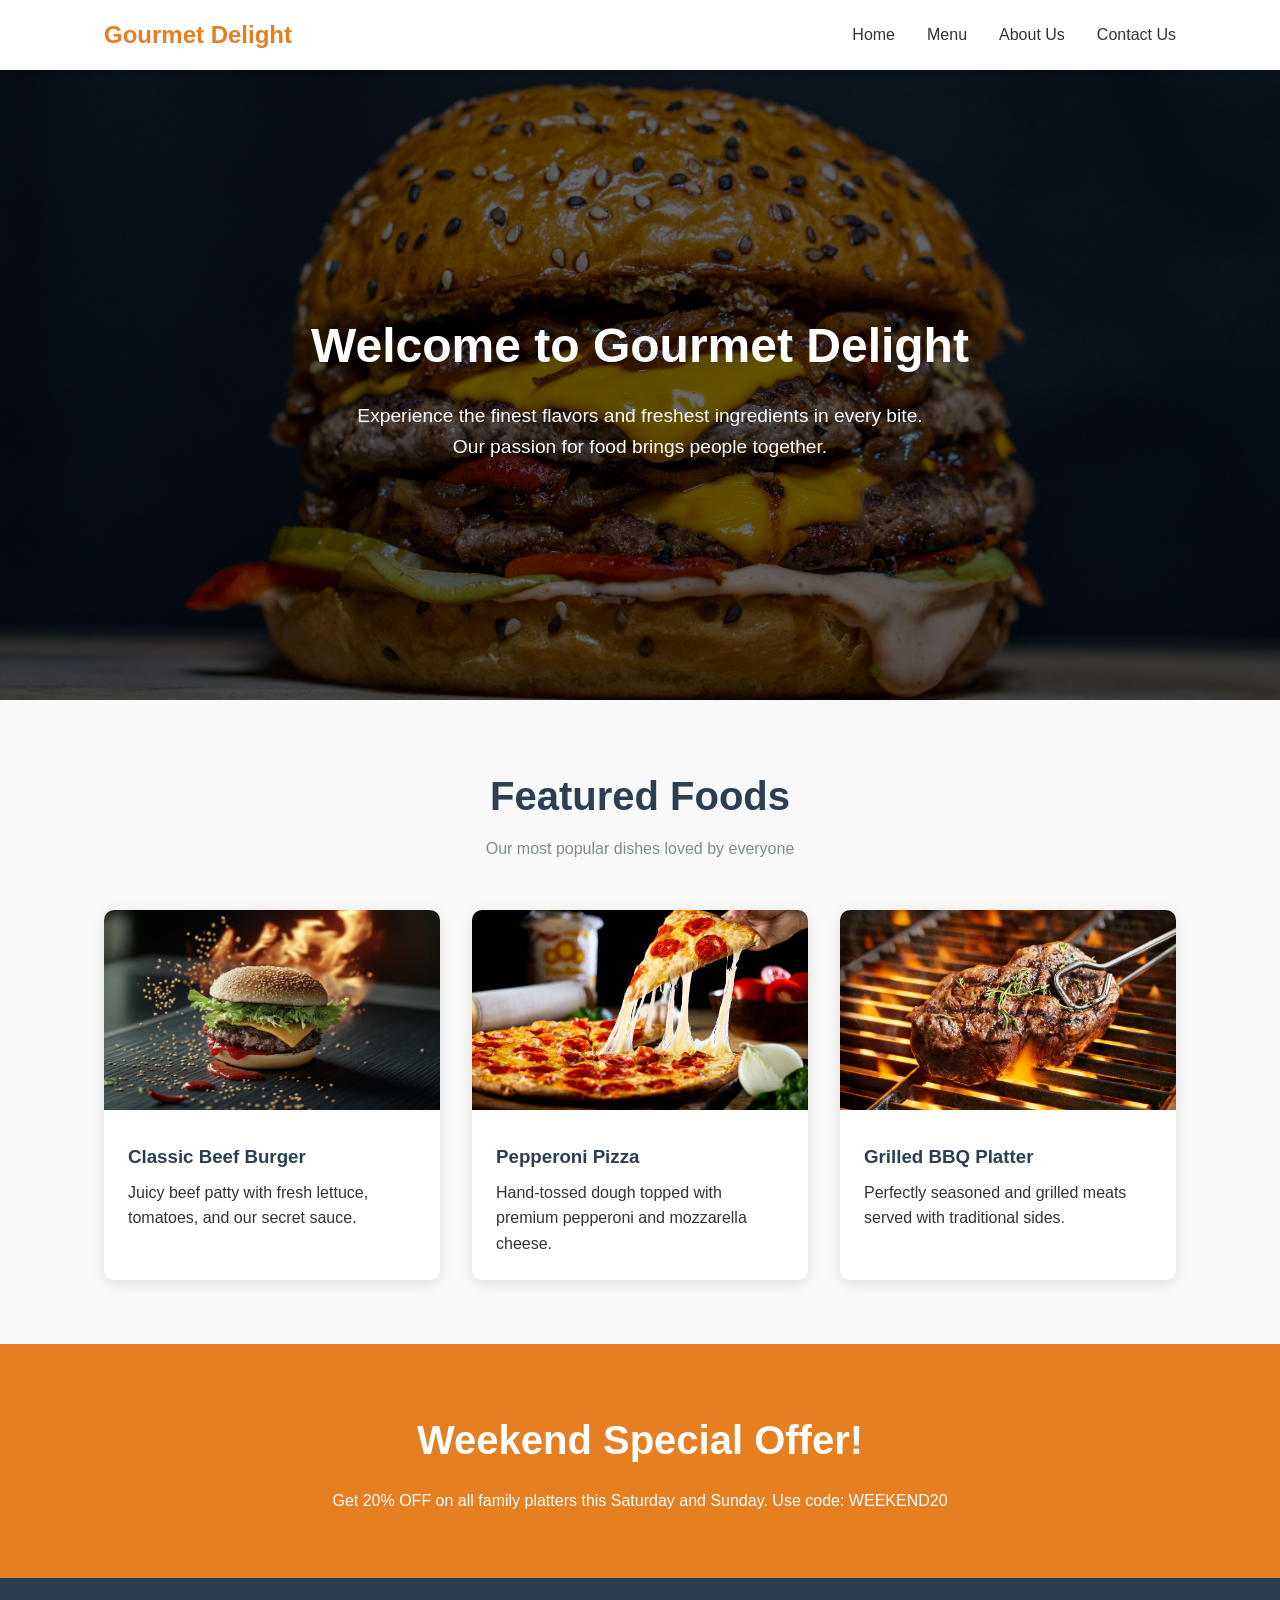
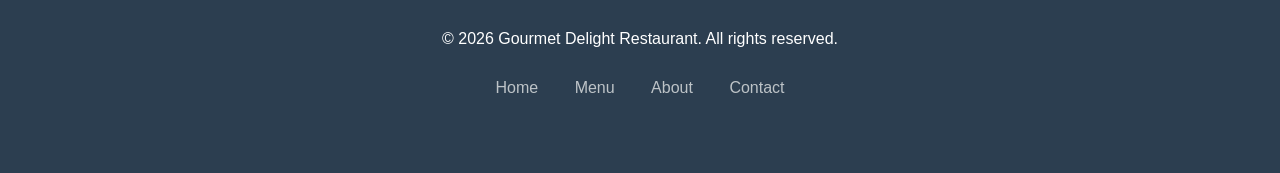
<file: index.html>
<!DOCTYPE html>
<html lang="en">
<head>
    <meta charset="UTF-8">
    <meta name="viewport" content="width=device-width, initial-scale=1.0">
    <title>Gourmet Delight | Best Restaurant in Town</title>
    <style>
        /* General Styles */
        * {
            margin: 0;
            padding: 0;
            box-sizing: border-box;
            font-family: 'Segoe UI', Tahoma, Geneva, Verdana, sans-serif;
        }

        body {
            line-height: 1.6;
            color: #333;
            background-color: #f9f9f9;
        }

        a {
            text-decoration: none;
            color: inherit;
        }

        ul {
            list-style: none;
        }

        /* Navigation Bar */
        header {
            background: #fff;
            box-shadow: 0 2px 5px rgba(0,0,0,0.1);
            position: sticky;
            top: 0;
            z-index: 1000;
        }

        nav {
            display: flex;
            justify-content: space-between;
            align-items: center;
            padding: 1rem 5%;
            max-width: 1200px;
            margin: 0 auto;
        }

        .logo {
            font-size: 1.5rem;
            font-weight: bold;
            color: #e67e22;
        }

        .nav-links {
            display: flex;
        }

        .nav-links li {
            margin-left: 2rem;
        }

        .nav-links a:hover {
            color: #e67e22;
        }

        /* Hero Section */
        .hero {
            background: linear-gradient(rgba(0,0,0,0.6), rgba(0,0,0,0.6)), url('images/hero.jpg') no-repeat center center/cover;
            height: 70vh;
            display: flex;
            flex-direction: column;
            justify-content: center;
            align-items: center;
            color: #fff;
            text-align: center;
            padding: 0 1rem;
        }

        .hero h1 {
            font-size: 3rem;
            margin-bottom: 1rem;
        }

        .hero p {
            font-size: 1.2rem;
            max-width: 600px;
        }

        /* Section Container */
        .container {
            max-width: 1200px;
            margin: 4rem auto;
            padding: 0 5%;
        }

        .section-title {
            text-align: center;
            margin-bottom: 3rem;
        }

        .section-title h2 {
            font-size: 2.5rem;
            color: #2c3e50;
            margin-bottom: 0.5rem;
        }

        .section-title p {
            color: #7f8c8d;
        }

        /* Food Grid */
        .food-grid {
            display: grid;
            grid-template-columns: repeat(auto-fit, minmax(300px, 1fr));
            gap: 2rem;
        }

        .food-card {
            background: #fff;
            border-radius: 10px;
            overflow: hidden;
            box-shadow: 0 4px 15px rgba(0,0,0,0.1);
            transition: transform 0.3s ease;
        }

        .food-card:hover {
            transform: translateY(-10px);
        }

        .food-card img {
            width: 100%;
            height: 200px;
            object-fit: cover;
        }

        .food-info {
            padding: 1.5rem;
        }

        .food-info h3 {
            margin-bottom: 0.5rem;
            color: #2c3e50;
        }

        /* Special Offer */
        .special-offer {
            background: #e67e22;
            color: #fff;
            padding: 4rem 5%;
            text-align: center;
        }

        .special-offer h2 {
            font-size: 2.5rem;
            margin-bottom: 1rem;
        }

        /* Footer */
        footer {
            background: #2c3e50;
            color: #fff;
            padding: 3rem 5%;
            text-align: center;
        }

        .footer-content {
            max-width: 1200px;
            margin: 0 auto;
        }

        .footer-links {
            margin: 1.5rem 0;
        }

        .footer-links a {
            margin: 0 1rem;
            color: #bdc3c7;
        }

        .footer-links a:hover {
            color: #fff;
        }

        /* Responsive */
        @media (max-width: 768px) {
            .nav-links {
                display: none;
            }
            .hero h1 {
                font-size: 2rem;
            }
        }
    </style>
</head>
<body>
    <header>
        <nav>
            <div class="logo">Gourmet Delight</div>
            <ul class="nav-links">
                <li><a href="index.html">Home</a></li>
                <li><a href="menu.html">Menu</a></li>
                <li><a href="about.html">About Us</a></li>
                <li><a href="contact.html">Contact Us</a></li>
            </ul>
        </nav>
    </header>

    <section class="hero">
        <h1>Welcome to Gourmet Delight</h1>
        <p>Experience the finest flavors and freshest ingredients in every bite. Our passion for food brings people together.</p>
    </section>

    <section class="container">
        <div class="section-title">
            <h2>Featured Foods</h2>
            <p>Our most popular dishes loved by everyone</p>
        </div>
        <div class="food-grid">
            <div class="food-card">
                <img src="images/burger.jpg" alt="Classic Burger">
                <div class="food-info">
                    <h3>Classic Beef Burger</h3>
                    <p>Juicy beef patty with fresh lettuce, tomatoes, and our secret sauce.</p>
                </div>
            </div>
            <div class="food-card">
                <img src="images/pizza.jpg" alt="Pepperoni Pizza">
                <div class="food-info">
                    <h3>Pepperoni Pizza</h3>
                    <p>Hand-tossed dough topped with premium pepperoni and mozzarella cheese.</p>
                </div>
            </div>
            <div class="food-card">
                <img src="images/bbq.jpg" alt="Grilled BBQ">
                <div class="food-info">
                    <h3>Grilled BBQ Platter</h3>
                    <p>Perfectly seasoned and grilled meats served with traditional sides.</p>
                </div>
            </div>
        </div>
    </section>

    <section class="special-offer">
        <h2>Weekend Special Offer!</h2>
        <p>Get 20% OFF on all family platters this Saturday and Sunday. Use code: WEEKEND20</p>
    </section>

    <footer>
        <div class="footer-content">
            <p>&copy; 2026 Gourmet Delight Restaurant. All rights reserved.</p>
            <div class="footer-links">
                <a href="index.html">Home</a>
                <a href="menu.html">Menu</a>
                <a href="about.html">About</a>
                <a href="contact.html">Contact</a>
            </div>
        </div>
    </footer>
</body>
</html>
</file>
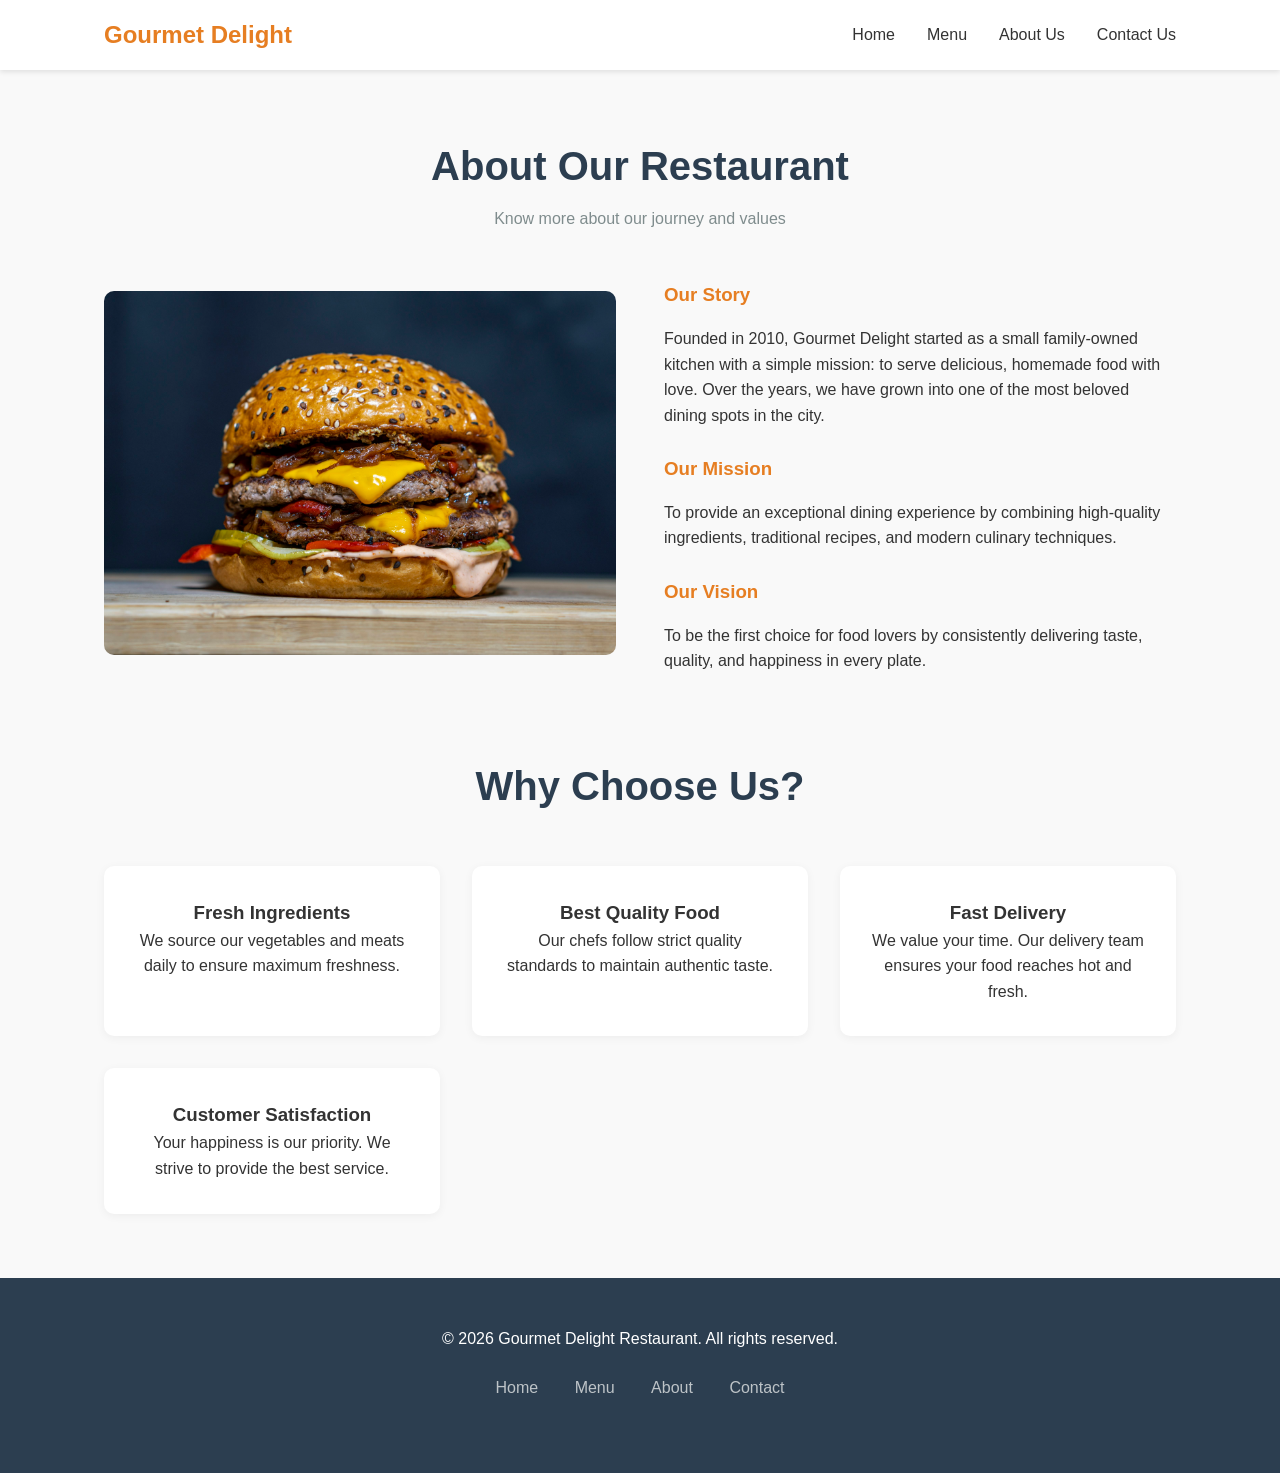
<file: about.html>
<!DOCTYPE html>
<html lang="en">
<head>
    <meta charset="UTF-8">
    <meta name="viewport" content="width=device-width, initial-scale=1.0">
    <title>About Us | Gourmet Delight</title>
    <style>
        /* General Styles */
        * {
            margin: 0;
            padding: 0;
            box-sizing: border-box;
            font-family: 'Segoe UI', Tahoma, Geneva, Verdana, sans-serif;
        }

        body {
            line-height: 1.6;
            color: #333;
            background-color: #f9f9f9;
        }

        a {
            text-decoration: none;
            color: inherit;
        }

        ul {
            list-style: none;
        }

        /* Navigation Bar */
        header {
            background: #fff;
            box-shadow: 0 2px 5px rgba(0,0,0,0.1);
            position: sticky;
            top: 0;
            z-index: 1000;
        }

        nav {
            display: flex;
            justify-content: space-between;
            align-items: center;
            padding: 1rem 5%;
            max-width: 1200px;
            margin: 0 auto;
        }

        .logo {
            font-size: 1.5rem;
            font-weight: bold;
            color: #e67e22;
        }

        .nav-links {
            display: flex;
        }

        .nav-links li {
            margin-left: 2rem;
        }

        .nav-links a:hover {
            color: #e67e22;
        }

        /* Section Container */
        .container {
            max-width: 1200px;
            margin: 4rem auto;
            padding: 0 5%;
        }

        .section-title {
            text-align: center;
            margin-bottom: 3rem;
        }

        .section-title h2 {
            font-size: 2.5rem;
            color: #2c3e50;
            margin-bottom: 0.5rem;
        }

        .section-title p {
            color: #7f8c8d;
        }

        /* About Section Styles */
        .about-content {
            display: flex;
            align-items: center;
            gap: 3rem;
            flex-wrap: wrap;
        }

        .about-image {
            flex: 1;
            min-width: 300px;
        }

        .about-image img {
            width: 100%;
            border-radius: 10px;
        }

        .about-text {
            flex: 1;
            min-width: 300px;
        }

        .about-text h3 {
            margin-bottom: 1rem;
            color: #e67e22;
        }

        /* Why Choose Us Grid */
        .grid-container {
            display: grid;
            grid-template-columns: repeat(auto-fit, minmax(250px, 1fr));
            gap: 2rem;
            text-align: center;
        }

        .grid-item {
            padding: 2rem;
            background: #fff;
            border-radius: 10px;
            box-shadow: 0 2px 10px rgba(0,0,0,0.05);
        }

        /* Footer */
        footer {
            background: #2c3e50;
            color: #fff;
            padding: 3rem 5%;
            text-align: center;
        }

        .footer-content {
            max-width: 1200px;
            margin: 0 auto;
        }

        .footer-links {
            margin: 1.5rem 0;
        }

        .footer-links a {
            margin: 0 1rem;
            color: #bdc3c7;
        }

        .footer-links a:hover {
            color: #fff;
        }

        /* Responsive */
        @media (max-width: 768px) {
            .nav-links {
                display: none;
            }
        }
    </style>
</head>
<body>
    <header>
        <nav>
            <div class="logo">Gourmet Delight</div>
            <ul class="nav-links">
                <li><a href="index.html">Home</a></li>
                <li><a href="menu.html">Menu</a></li>
                <li><a href="about.html">About Us</a></li>
                <li><a href="contact.html">Contact Us</a></li>
            </ul>
        </nav>
    </header>

    <section class="container">
        <div class="section-title">
            <h2>About Our Restaurant</h2>
            <p>Know more about our journey and values</p>
        </div>

        <div class="about-content">
            <div class="about-image">
                <img src="images/hero.jpg" alt="Restaurant Interior">
            </div>
            <div class="about-text">
                <h3>Our Story</h3>
                <p>Founded in 2010, Gourmet Delight started as a small family-owned kitchen with a simple mission: to serve delicious, homemade food with love. Over the years, we have grown into one of the most beloved dining spots in the city.</p>
                <br>
                <h3>Our Mission</h3>
                <p>To provide an exceptional dining experience by combining high-quality ingredients, traditional recipes, and modern culinary techniques.</p>
                <br>
                <h3>Our Vision</h3>
                <p>To be the first choice for food lovers by consistently delivering taste, quality, and happiness in every plate.</p>
            </div>
        </div>

        <div class="section-title" style="margin-top: 5rem;">
            <h2>Why Choose Us?</h2>
        </div>
        <div class="grid-container">
            <div class="grid-item">
                <h3>Fresh Ingredients</h3>
                <p>We source our vegetables and meats daily to ensure maximum freshness.</p>
            </div>
            <div class="grid-item">
                <h3>Best Quality Food</h3>
                <p>Our chefs follow strict quality standards to maintain authentic taste.</p>
            </div>
            <div class="grid-item">
                <h3>Fast Delivery</h3>
                <p>We value your time. Our delivery team ensures your food reaches hot and fresh.</p>
            </div>
            <div class="grid-item">
                <h3>Customer Satisfaction</h3>
                <p>Your happiness is our priority. We strive to provide the best service.</p>
            </div>
        </div>
    </section>

    <footer>
        <div class="footer-content">
            <p>&copy; 2026 Gourmet Delight Restaurant. All rights reserved.</p>
            <div class="footer-links">
                <a href="index.html">Home</a>
                <a href="menu.html">Menu</a>
                <a href="about.html">About</a>
                <a href="contact.html">Contact</a>
            </div>
        </div>
    </footer>
</body>
</html>
</file>
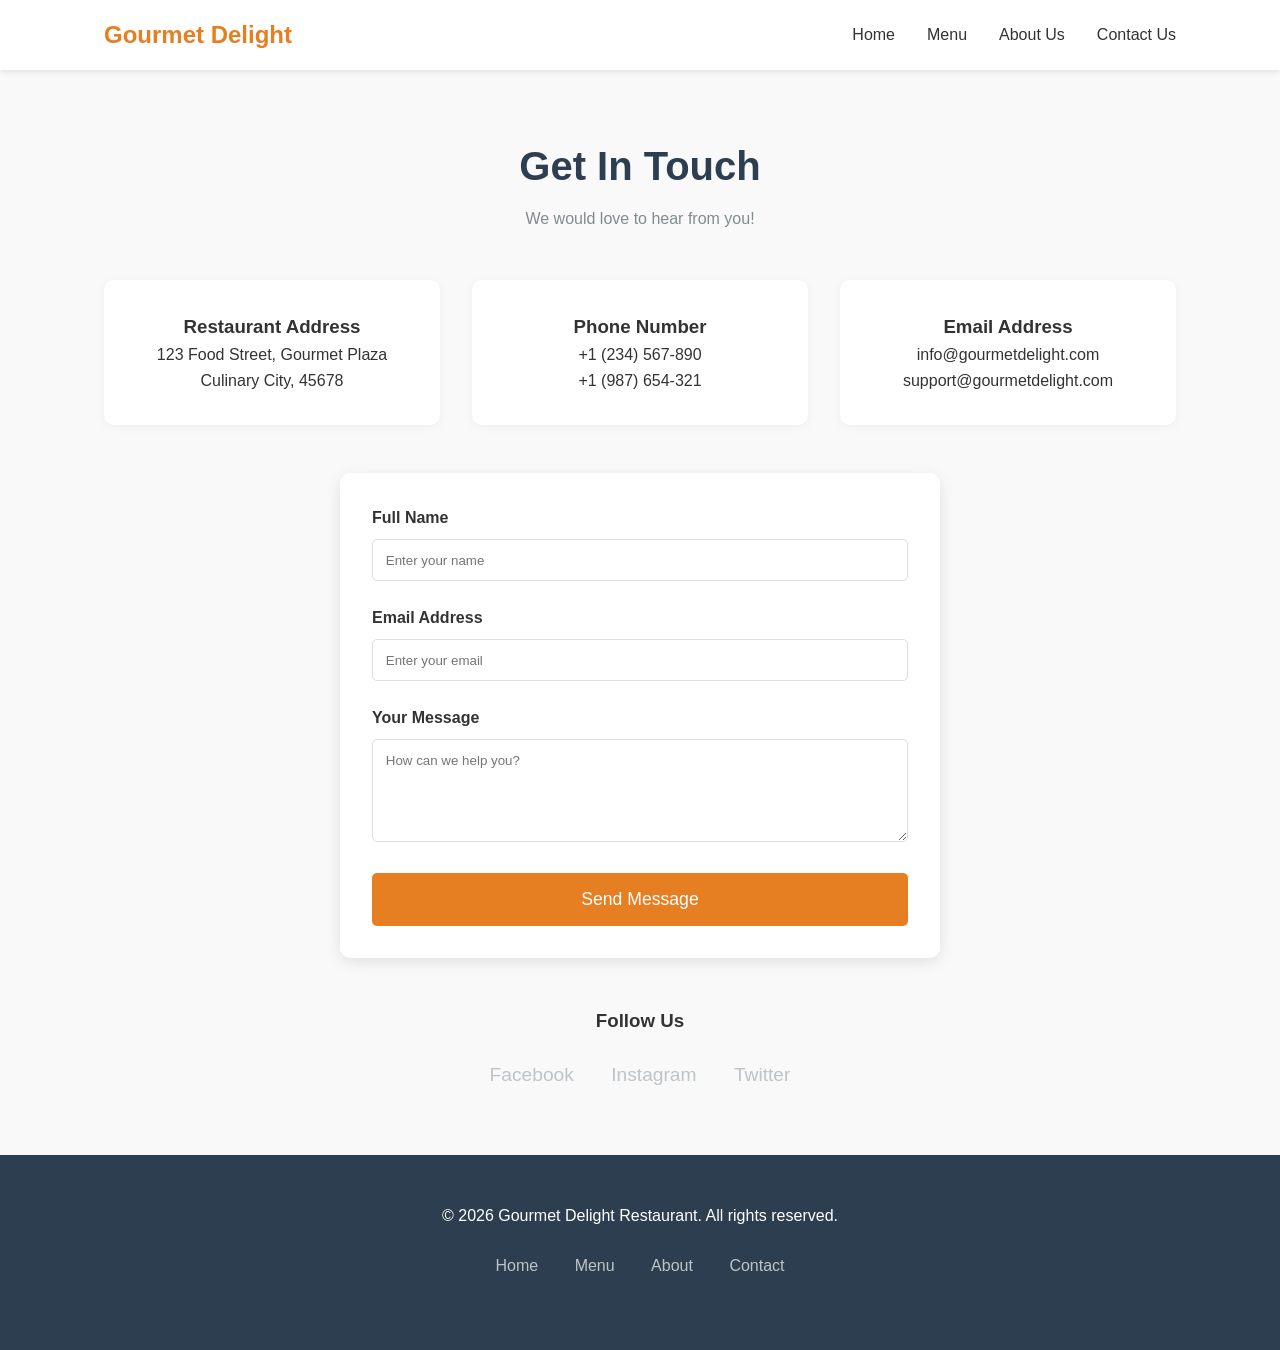
<file: contact.html>
<!DOCTYPE html>
<html lang="en">
<head>
    <meta charset="UTF-8">
    <meta name="viewport" content="width=device-width, initial-scale=1.0">
    <title>Contact Us | Gourmet Delight</title>
    <style>
        /* General Styles */
        * {
            margin: 0;
            padding: 0;
            box-sizing: border-box;
            font-family: 'Segoe UI', Tahoma, Geneva, Verdana, sans-serif;
        }

        body {
            line-height: 1.6;
            color: #333;
            background-color: #f9f9f9;
        }

        a {
            text-decoration: none;
            color: inherit;
        }

        ul {
            list-style: none;
        }

        /* Navigation Bar */
        header {
            background: #fff;
            box-shadow: 0 2px 5px rgba(0,0,0,0.1);
            position: sticky;
            top: 0;
            z-index: 1000;
        }

        nav {
            display: flex;
            justify-content: space-between;
            align-items: center;
            padding: 1rem 5%;
            max-width: 1200px;
            margin: 0 auto;
        }

        .logo {
            font-size: 1.5rem;
            font-weight: bold;
            color: #e67e22;
        }

        .nav-links {
            display: flex;
        }

        .nav-links li {
            margin-left: 2rem;
        }

        .nav-links a:hover {
            color: #e67e22;
        }

        /* Section Container */
        .container {
            max-width: 1200px;
            margin: 4rem auto;
            padding: 0 5%;
        }

        .section-title {
            text-align: center;
            margin-bottom: 3rem;
        }

        .section-title h2 {
            font-size: 2.5rem;
            color: #2c3e50;
            margin-bottom: 0.5rem;
        }

        .section-title p {
            color: #7f8c8d;
        }

        /* Contact Styles */
        .contact-grid {
            display: grid;
            grid-template-columns: repeat(auto-fit, minmax(250px, 1fr));
            gap: 2rem;
            text-align: center;
            margin-bottom: 3rem;
        }

        .contact-item {
            padding: 2rem;
            background: #fff;
            border-radius: 10px;
            box-shadow: 0 2px 10px rgba(0,0,0,0.05);
        }

        .contact-form {
            max-width: 600px;
            margin: 0 auto;
            background: #fff;
            padding: 2rem;
            border-radius: 10px;
            box-shadow: 0 4px 15px rgba(0,0,0,0.1);
        }

        .form-group {
            margin-bottom: 1.5rem;
        }

        .form-group label {
            display: block;
            margin-bottom: 0.5rem;
            font-weight: bold;
        }

        .form-group input, .form-group textarea {
            width: 100%;
            padding: 0.8rem;
            border: 1px solid #ddd;
            border-radius: 5px;
        }

        .submit-btn {
            background: #e67e22;
            color: #fff;
            border: none;
            padding: 1rem 2rem;
            border-radius: 5px;
            cursor: pointer;
            width: 100%;
            font-size: 1.1rem;
        }

        .submit-btn:hover {
            background: #d35400;
        }

        /* Footer */
        footer {
            background: #2c3e50;
            color: #fff;
            padding: 3rem 5%;
            text-align: center;
        }

        .footer-content {
            max-width: 1200px;
            margin: 0 auto;
        }

        .footer-links {
            margin: 1.5rem 0;
        }

        .footer-links a {
            margin: 0 1rem;
            color: #bdc3c7;
        }

        .footer-links a:hover {
            color: #fff;
        }

        /* Responsive */
        @media (max-width: 768px) {
            .nav-links {
                display: none;
            }
        }
    </style>
</head>
<body>
    <header>
        <nav>
            <div class="logo">Gourmet Delight</div>
            <ul class="nav-links">
                <li><a href="index.html">Home</a></li>
                <li><a href="menu.html">Menu</a></li>
                <li><a href="about.html">About Us</a></li>
                <li><a href="contact.html">Contact Us</a></li>
            </ul>
        </nav>
    </header>

    <section class="container">
        <div class="section-title">
            <h2>Get In Touch</h2>
            <p>We would love to hear from you!</p>
        </div>

        <div class="contact-grid">
            <div class="contact-item">
                <h3>Restaurant Address</h3>
                <p>123 Food Street, Gourmet Plaza<br>Culinary City, 45678</p>
            </div>
            <div class="contact-item">
                <h3>Phone Number</h3>
                <p>+1 (234) 567-890<br>+1 (987) 654-321</p>
            </div>
            <div class="contact-item">
                <h3>Email Address</h3>
                <p>info@gourmetdelight.com<br>support@gourmetdelight.com</p>
            </div>
        </div>

        <div class="contact-form">
            <form action="#">
                <div class="form-group">
                    <label for="name">Full Name</label>
                    <input type="text" id="name" placeholder="Enter your name" required>
                </div>
                <div class="form-group">
                    <label for="email">Email Address</label>
                    <input type="email" id="email" placeholder="Enter your email" required>
                </div>
                <div class="form-group">
                    <label for="message">Your Message</label>
                    <textarea id="message" rows="5" placeholder="How can we help you?" required></textarea>
                </div>
                <button type="submit" class="submit-btn">Send Message</button>
            </form>
        </div>

        <div class="section-title" style="margin-top: 3rem;">
            <h3>Follow Us</h3>
            <div class="footer-links" style="font-size: 1.2rem;">
                <a href="#">Facebook</a>
                <a href="#">Instagram</a>
                <a href="#">Twitter</a>
            </div>
        </div>
    </section>

    <footer>
        <div class="footer-content">
            <p>&copy; 2026 Gourmet Delight Restaurant. All rights reserved.</p>
            <div class="footer-links">
                <a href="index.html">Home</a>
                <a href="menu.html">Menu</a>
                <a href="about.html">About</a>
                <a href="contact.html">Contact</a>
            </div>
        </div>
    </footer>
</body>
</html>
</file>
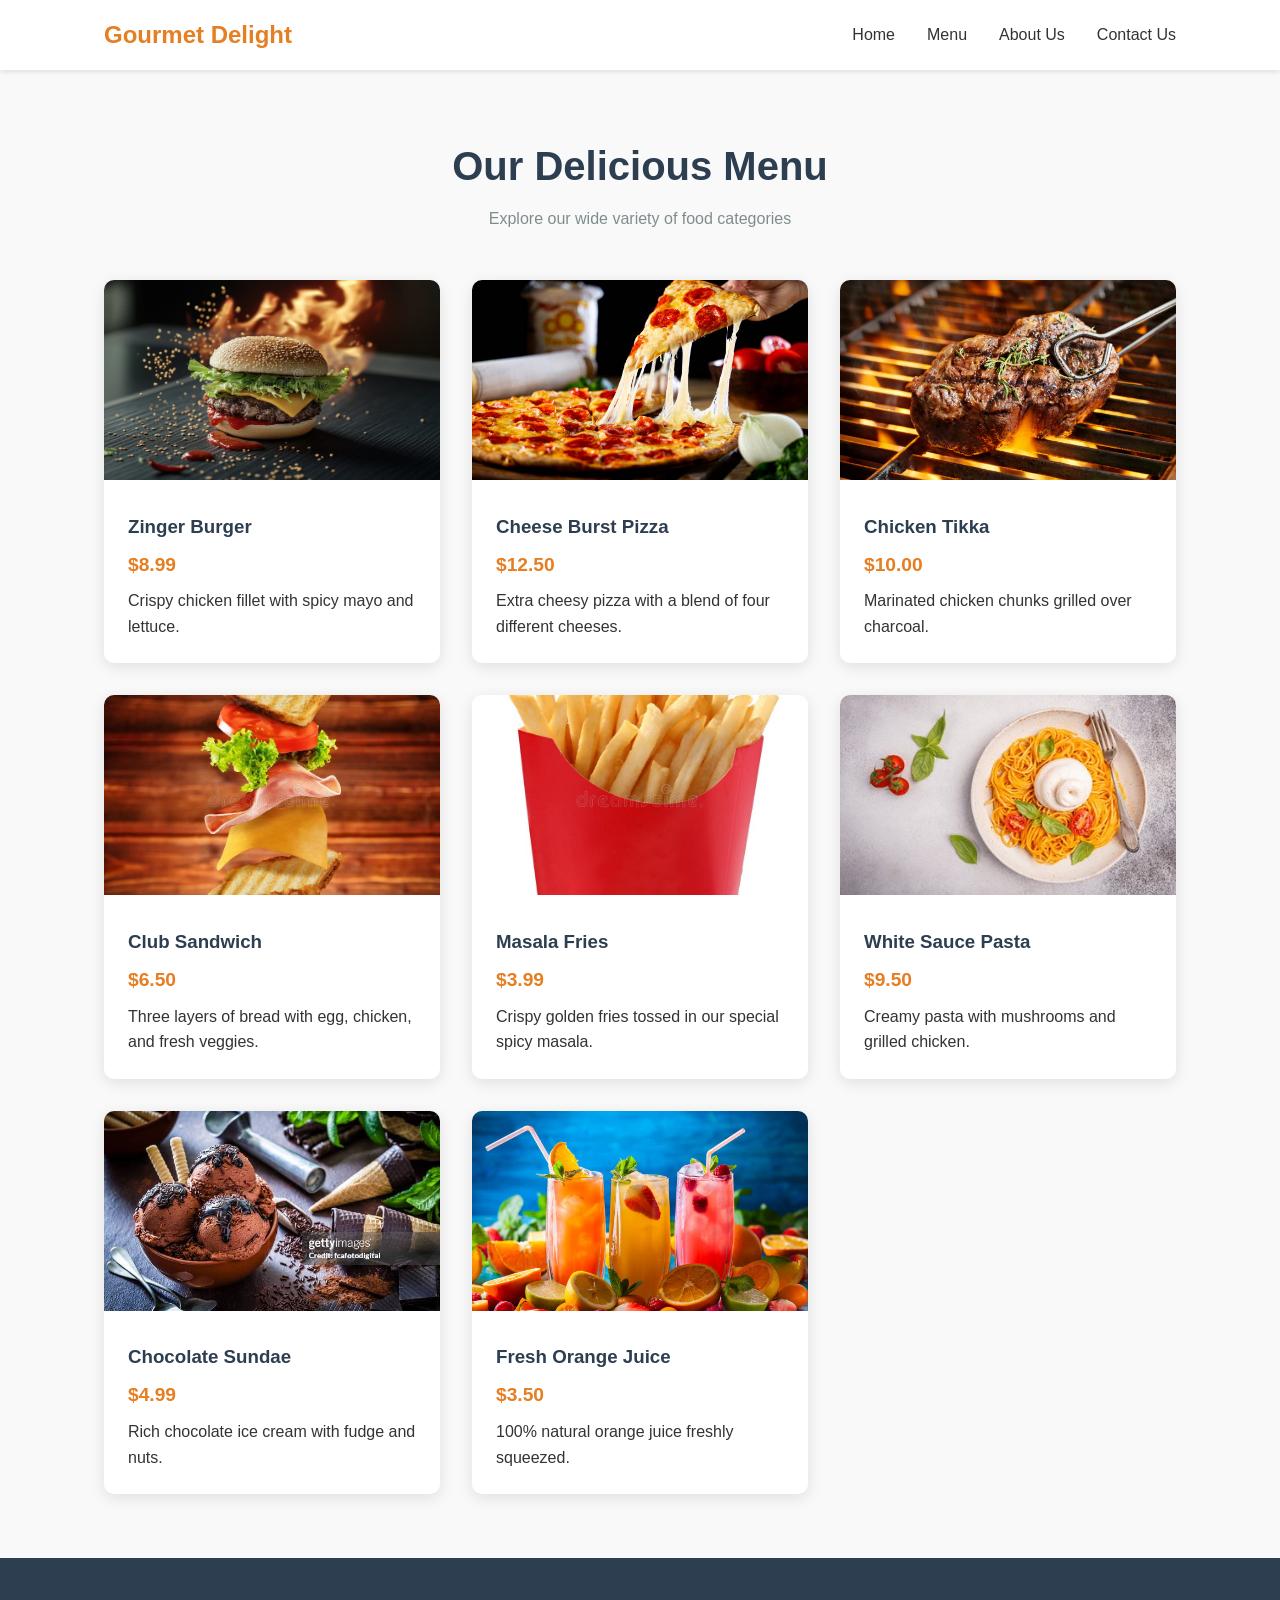
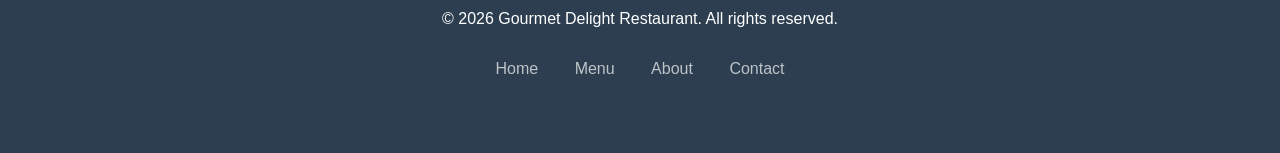
<file: menu.html>
<!DOCTYPE html>
<html lang="en">
<head>
    <meta charset="UTF-8">
    <meta name="viewport" content="width=device-width, initial-scale=1.0">
    <title>Our Menu | Gourmet Delight</title>
    <style>
        /* General Styles */
        * {
            margin: 0;
            padding: 0;
            box-sizing: border-box;
            font-family: 'Segoe UI', Tahoma, Geneva, Verdana, sans-serif;
        }

        body {
            line-height: 1.6;
            color: #333;
            background-color: #f9f9f9;
        }

        a {
            text-decoration: none;
            color: inherit;
        }

        ul {
            list-style: none;
        }

        /* Navigation Bar */
        header {
            background: #fff;
            box-shadow: 0 2px 5px rgba(0,0,0,0.1);
            position: sticky;
            top: 0;
            z-index: 1000;
        }

        nav {
            display: flex;
            justify-content: space-between;
            align-items: center;
            padding: 1rem 5%;
            max-width: 1200px;
            margin: 0 auto;
        }

        .logo {
            font-size: 1.5rem;
            font-weight: bold;
            color: #e67e22;
        }

        .nav-links {
            display: flex;
        }

        .nav-links li {
            margin-left: 2rem;
        }

        .nav-links a:hover {
            color: #e67e22;
        }

        /* Section Container */
        .container {
            max-width: 1200px;
            margin: 4rem auto;
            padding: 0 5%;
        }

        .section-title {
            text-align: center;
            margin-bottom: 3rem;
        }

        .section-title h2 {
            font-size: 2.5rem;
            color: #2c3e50;
            margin-bottom: 0.5rem;
        }

        .section-title p {
            color: #7f8c8d;
        }

        /* Food Grid */
        .food-grid {
            display: grid;
            grid-template-columns: repeat(auto-fit, minmax(300px, 1fr));
            gap: 2rem;
        }

        .food-card {
            background: #fff;
            border-radius: 10px;
            overflow: hidden;
            box-shadow: 0 4px 15px rgba(0,0,0,0.1);
            transition: transform 0.3s ease;
        }

        .food-card:hover {
            transform: translateY(-10px);
        }

        .food-card img {
            width: 100%;
            height: 200px;
            object-fit: cover;
        }

        .food-info {
            padding: 1.5rem;
        }

        .food-info h3 {
            margin-bottom: 0.5rem;
            color: #2c3e50;
        }

        .food-info .price {
            color: #e67e22;
            font-weight: bold;
            font-size: 1.2rem;
            margin: 0.5rem 0;
        }

        /* Footer */
        footer {
            background: #2c3e50;
            color: #fff;
            padding: 3rem 5%;
            text-align: center;
        }

        .footer-content {
            max-width: 1200px;
            margin: 0 auto;
        }

        .footer-links {
            margin: 1.5rem 0;
        }

        .footer-links a {
            margin: 0 1rem;
            color: #bdc3c7;
        }

        .footer-links a:hover {
            color: #fff;
        }

        /* Responsive */
        @media (max-width: 768px) {
            .nav-links {
                display: none;
            }
        }
    </style>
</head>
<body>
    <header>
        <nav>
            <div class="logo">Gourmet Delight</div>
            <ul class="nav-links">
                <li><a href="index.html">Home</a></li>
                <li><a href="menu.html">Menu</a></li>
                <li><a href="about.html">About Us</a></li>
                <li><a href="contact.html">Contact Us</a></li>
            </ul>
        </nav>
    </header>

    <section class="container">
        <div class="section-title">
            <h2>Our Delicious Menu</h2>
            <p>Explore our wide variety of food categories</p>
        </div>

        <div class="food-grid">
            <!-- Burgers -->
            <div class="food-card">
                <img src="images/burger.jpg" alt="Burger">
                <div class="food-info">
                    <h3>Zinger Burger</h3>
                    <p class="price">$8.99</p>
                    <p>Crispy chicken fillet with spicy mayo and lettuce.</p>
                </div>
            </div>

            <!-- Pizza -->
            <div class="food-card">
                <img src="images/pizza.jpg" alt="Pizza">
                <div class="food-info">
                    <h3>Cheese Burst Pizza</h3>
                    <p class="price">$12.50</p>
                    <p>Extra cheesy pizza with a blend of four different cheeses.</p>
                </div>
            </div>

            <!-- BBQ -->
            <div class="food-card">
                <img src="images/bbq.jpg" alt="BBQ">
                <div class="food-info">
                    <h3>Chicken Tikka</h3>
                    <p class="price">$10.00</p>
                    <p>Marinated chicken chunks grilled over charcoal.</p>
                </div>
            </div>

            <!-- Fast Food - Sandwich -->
            <div class="food-card">
                <img src="images/sandwich.jpg" alt="Sandwich">
                <div class="food-info">
                    <h3>Club Sandwich</h3>
                    <p class="price">$6.50</p>
                    <p>Three layers of bread with egg, chicken, and fresh veggies.</p>
                </div>
            </div>

            <!-- Fast Food - Fries -->
            <div class="food-card">
                <img src="images/fries.jpg" alt="Fries">
                <div class="food-info">
                    <h3>Masala Fries</h3>
                    <p class="price">$3.99</p>
                    <p>Crispy golden fries tossed in our special spicy masala.</p>
                </div>
            </div>

            <!-- Fast Food - Pasta -->
            <div class="food-card">
                <img src="images/pasta.jpg" alt="Pasta">
                <div class="food-info">
                    <h3>White Sauce Pasta</h3>
                    <p class="price">$9.50</p>
                    <p>Creamy pasta with mushrooms and grilled chicken.</p>
                </div>
            </div>

            <!-- Desserts -->
            <div class="food-card">
                <img src="images/ice-cream.jpg" alt="Ice Cream">
                <div class="food-info">
                    <h3>Chocolate Sundae</h3>
                    <p class="price">$4.99</p>
                    <p>Rich chocolate ice cream with fudge and nuts.</p>
                </div>
            </div>

            <!-- Drinks -->
            <div class="food-card">
                <img src="images/juice.jpg" alt="Juice">
                <div class="food-info">
                    <h3>Fresh Orange Juice</h3>
                    <p class="price">$3.50</p>
                    <p>100% natural orange juice freshly squeezed.</p>
                </div>
            </div>
        </div>
    </section>

    <footer>
        <div class="footer-content">
            <p>&copy; 2026 Gourmet Delight Restaurant. All rights reserved.</p>
            <div class="footer-links">
                <a href="index.html">Home</a>
                <a href="menu.html">Menu</a>
                <a href="about.html">About</a>
                <a href="contact.html">Contact</a>
            </div>
        </div>
    </footer>
</body>
</html>
</file>
